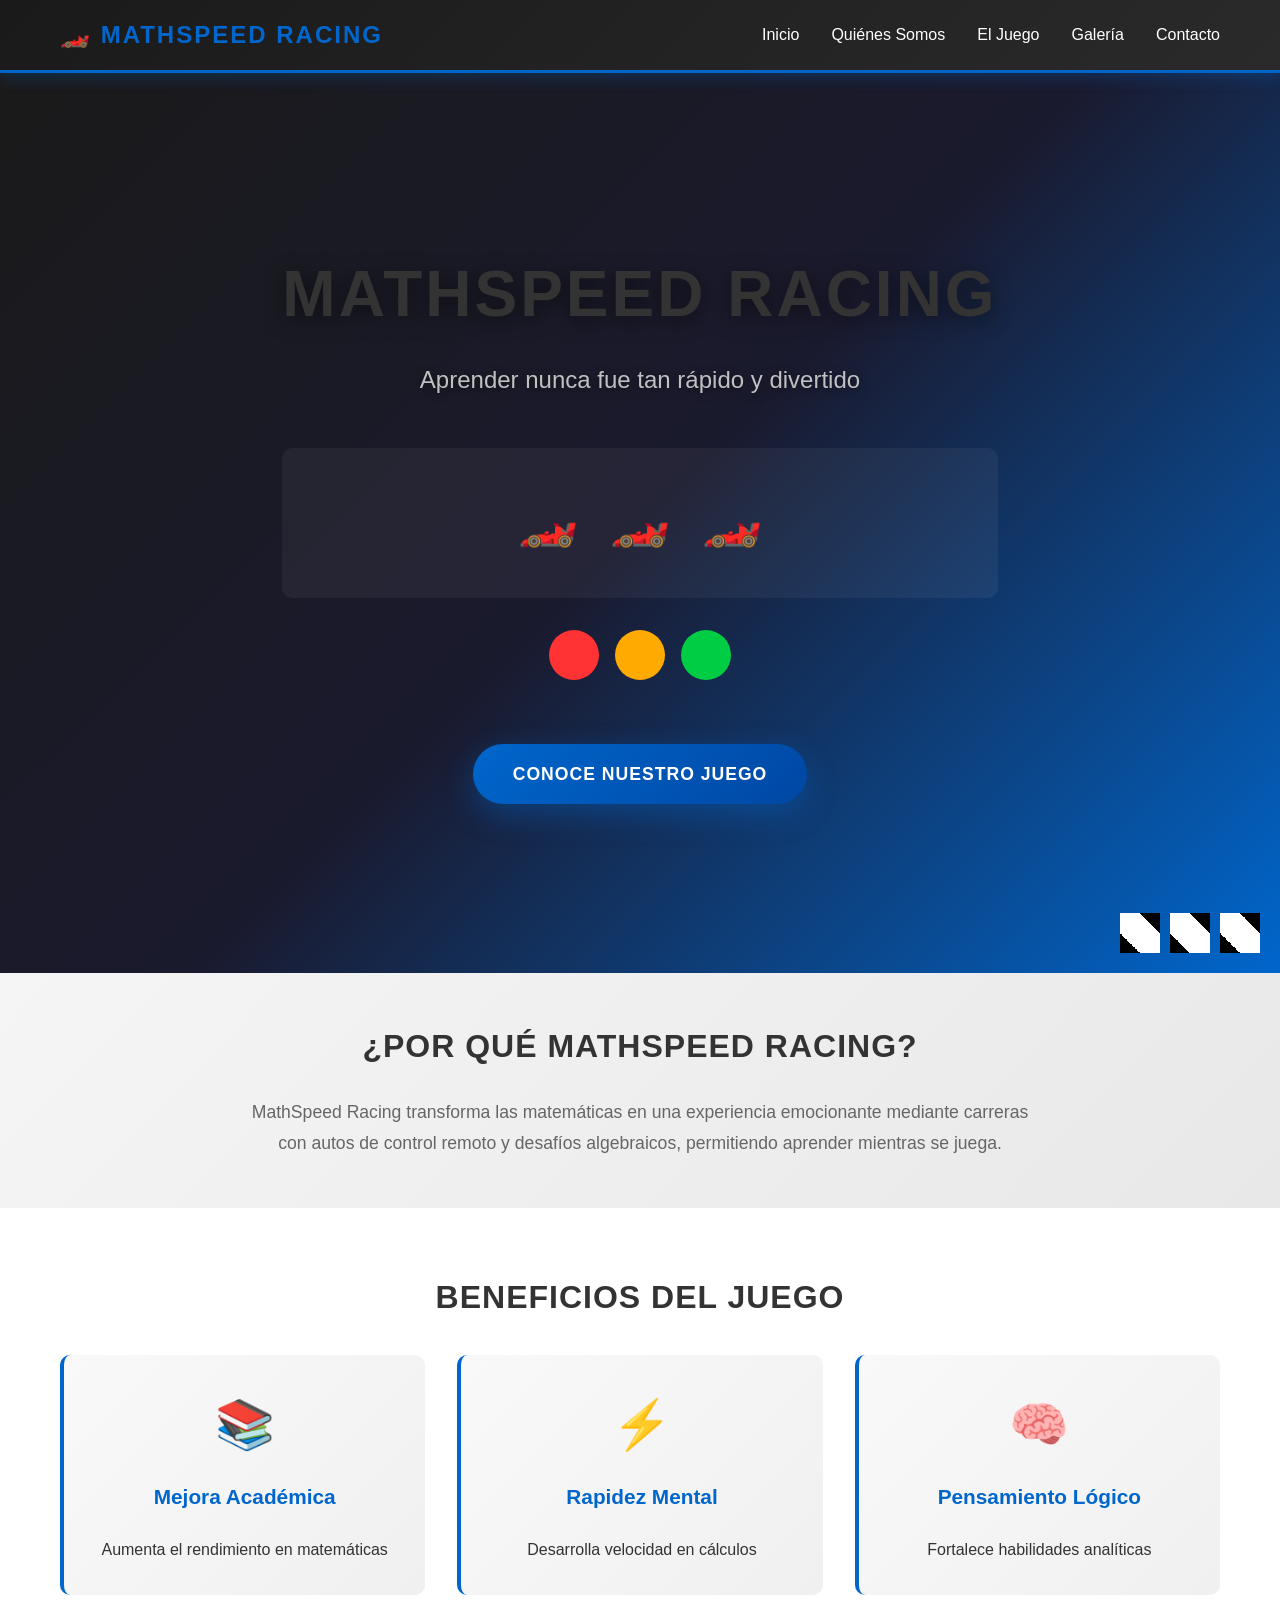
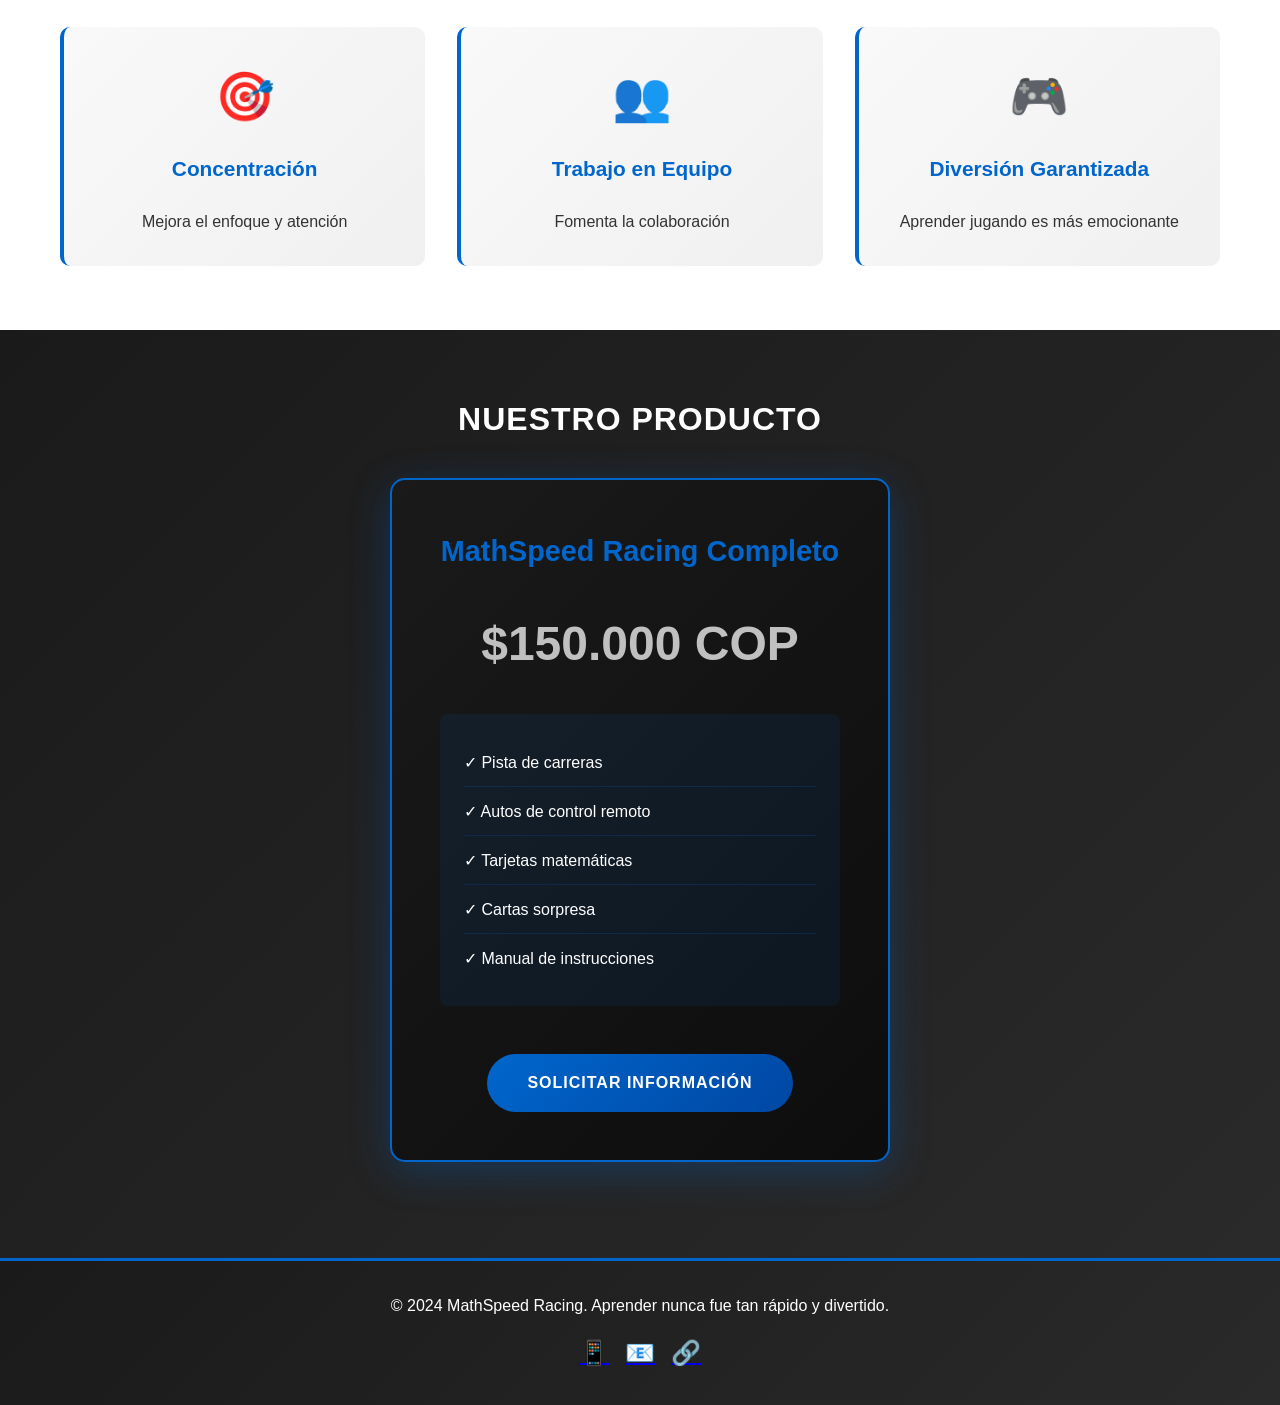
<file: index.html>
<!DOCTYPE html>
<html lang="es">
<head>
    <meta charset="UTF-8">
    <meta name="viewport" content="width=device-width, initial-scale=1.0">
    <title>MathSpeed Racing - Aprender nunca fue tan rápido y divertido</title>
    <link rel="stylesheet" href="styles.css">
</head>
<body>
    <!-- Navegación -->
    <nav class="navbar">
        <div class="container">
            <div class="logo">
                <span class="brand-name">🏎️ MathSpeed Racing</span>
            </div>
            <ul class="nav-links">
                <li><a href="#home">Inicio</a></li>
                <li><a href="about.html">Quiénes Somos</a></li>
                <li><a href="game.html">El Juego</a></li>
                <li><a href="gallery.html">Galería</a></li>
                <li><a href="contact.html">Contacto</a></li>
            </ul>
        </div>
    </nav>

    <!-- Página de Inicio -->
    <section id="home" class="hero">
        <div class="hero-content">
            <h1 class="hero-title">MathSpeed Racing</h1>
            <p class="hero-tagline">Aprender nunca fue tan rápido y divertido</p>
            
            <div class="racing-animation">
                <div class="car car-1">🏎️</div>
                <div class="car car-2">🏎️</div>
                <div class="car car-3">🏎️</div>
            </div>

            <div class="traffic-light">
                <div class="light red"></div>
                <div class="light yellow"></div>
                <div class="light green"></div>
            </div>

            <a href="game.html" class="cta-button">Conoce Nuestro Juego</a>
        </div>

        <div class="checkered-flags">
            <div class="flag"></div>
            <div class="flag"></div>
            <div class="flag"></div>
        </div>
    </section>

    <!-- Propuesta de Valor -->
    <section class="value-proposition">
        <div class="container">
            <h2>¿Por qué MathSpeed Racing?</h2>
            <p>MathSpeed Racing transforma las matemáticas en una experiencia emocionante mediante carreras con autos de control remoto y desafíos algebraicos, permitiendo aprender mientras se juega.</p>
        </div>
    </section>

    <!-- Beneficios -->
    <section class="benefits">
        <div class="container">
            <h2>Beneficios del Juego</h2>
            <div class="benefits-grid">
                <div class="benefit-card">
                    <div class="benefit-icon">📚</div>
                    <h3>Mejora Académica</h3>
                    <p>Aumenta el rendimiento en matemáticas</p>
                </div>
                <div class="benefit-card">
                    <div class="benefit-icon">⚡</div>
                    <h3>Rapidez Mental</h3>
                    <p>Desarrolla velocidad en cálculos</p>
                </div>
                <div class="benefit-card">
                    <div class="benefit-icon">🧠</div>
                    <h3>Pensamiento Lógico</h3>
                    <p>Fortalece habilidades analíticas</p>
                </div>
                <div class="benefit-card">
                    <div class="benefit-icon">🎯</div>
                    <h3>Concentración</h3>
                    <p>Mejora el enfoque y atención</p>
                </div>
                <div class="benefit-card">
                    <div class="benefit-icon">👥</div>
                    <h3>Trabajo en Equipo</h3>
                    <p>Fomenta la colaboración</p>
                </div>
                <div class="benefit-card">
                    <div class="benefit-icon">🎮</div>
                    <h3>Diversión Garantizada</h3>
                    <p>Aprender jugando es más emocionante</p>
                </div>
            </div>
        </div>
    </section>

    <!-- Precio -->
    <section class="pricing">
        <div class="container">
            <h2>Nuestro Producto</h2>
            <div class="price-card">
                <h3>MathSpeed Racing Completo</h3>
                <div class="price">$150.000 COP</div>
                <ul class="includes">
                    <li>✓ Pista de carreras</li>
                    <li>✓ Autos de control remoto</li>
                    <li>✓ Tarjetas matemáticas</li>
                    <li>✓ Cartas sorpresa</li>
                    <li>✓ Manual de instrucciones</li>
                </ul>
                <a href="contact.html" class="order-button">Solicitar Información</a>
            </div>
        </div>
    </section>

    <!-- Footer -->
    <footer class="footer">
        <div class="container">
            <p>&copy; 2024 MathSpeed Racing. Aprender nunca fue tan rápido y divertido.</p>
            <div class="social-links">
                <a href="#" class="social-icon">📱</a>
                <a href="#" class="social-icon">📧</a>
                <a href="#" class="social-icon">🔗</a>
            </div>
        </div>
    </footer>

    <script src="script.js"></script>
</body>
</html>
</file>
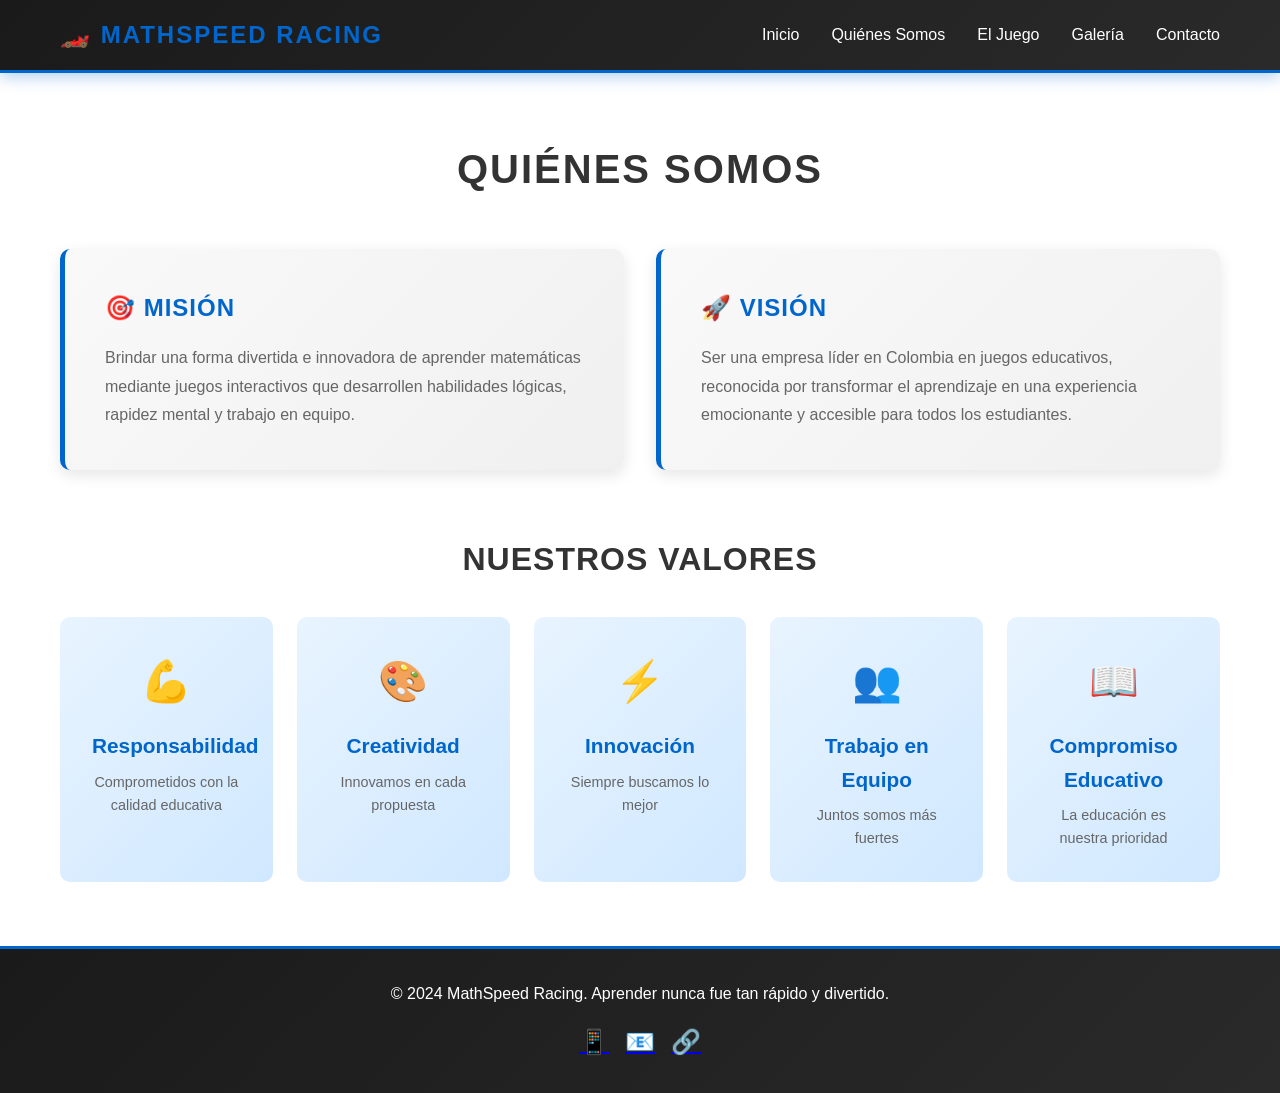
<file: about.html>
<!DOCTYPE html>
<html lang="es">
<head>
    <meta charset="UTF-8">
    <meta name="viewport" content="width=device-width, initial-scale=1.0">
    <title>Quiénes Somos - MathSpeed Racing</title>
    <link rel="stylesheet" href="styles.css">
</head>
<body>
    <!-- Navegación -->
    <nav class="navbar">
        <div class="container">
            <div class="logo">
                <span class="brand-name">🏎️ MathSpeed Racing</span>
            </div>
            <ul class="nav-links">
                <li><a href="index.html">Inicio</a></li>
                <li><a href="#about">Quiénes Somos</a></li>
                <li><a href="game.html">El Juego</a></li>
                <li><a href="gallery.html">Galería</a></li>
                <li><a href="contact.html">Contacto</a></li>
            </ul>
        </div>
    </nav>

    <!-- Quiénes Somos -->
    <section id="about" class="about-section">
        <div class="container">
            <h1>Quiénes Somos</h1>
            
            <div class="about-content">
                <div class="about-card">
                    <h2>🎯 Misión</h2>
                    <p>Brindar una forma divertida e innovadora de aprender matemáticas mediante juegos interactivos que desarrollen habilidades lógicas, rapidez mental y trabajo en equipo.</p>
                </div>

                <div class="about-card">
                    <h2>🚀 Visión</h2>
                    <p>Ser una empresa líder en Colombia en juegos educativos, reconocida por transformar el aprendizaje en una experiencia emocionante y accesible para todos los estudiantes.</p>
                </div>
            </div>

            <div class="values-section">
                <h2>Nuestros Valores</h2>
                <div class="values-grid">
                    <div class="value-item">
                        <div class="value-icon">💪</div>
                        <h3>Responsabilidad</h3>
                        <p>Comprometidos con la calidad educativa</p>
                    </div>
                    <div class="value-item">
                        <div class="value-icon">🎨</div>
                        <h3>Creatividad</h3>
                        <p>Innovamos en cada propuesta</p>
                    </div>
                    <div class="value-item">
                        <div class="value-icon">⚡</div>
                        <h3>Innovación</h3>
                        <p>Siempre buscamos lo mejor</p>
                    </div>
                    <div class="value-item">
                        <div class="value-icon">👥</div>
                        <h3>Trabajo en Equipo</h3>
                        <p>Juntos somos más fuertes</p>
                    </div>
                    <div class="value-item">
                        <div class="value-icon">📖</div>
                        <h3>Compromiso Educativo</h3>
                        <p>La educación es nuestra prioridad</p>
                    </div>
                </div>
            </div>
        </div>
    </section>

    <!-- Footer -->
    <footer class="footer">
        <div class="container">
            <p>&copy; 2024 MathSpeed Racing. Aprender nunca fue tan rápido y divertido.</p>
            <div class="social-links">
                <a href="#" class="social-icon">📱</a>
                <a href="#" class="social-icon">📧</a>
                <a href="#" class="social-icon">🔗</a>
            </div>
        </div>
    </footer>

    <script src="script.js"></script>
</body>
</html>
</file>
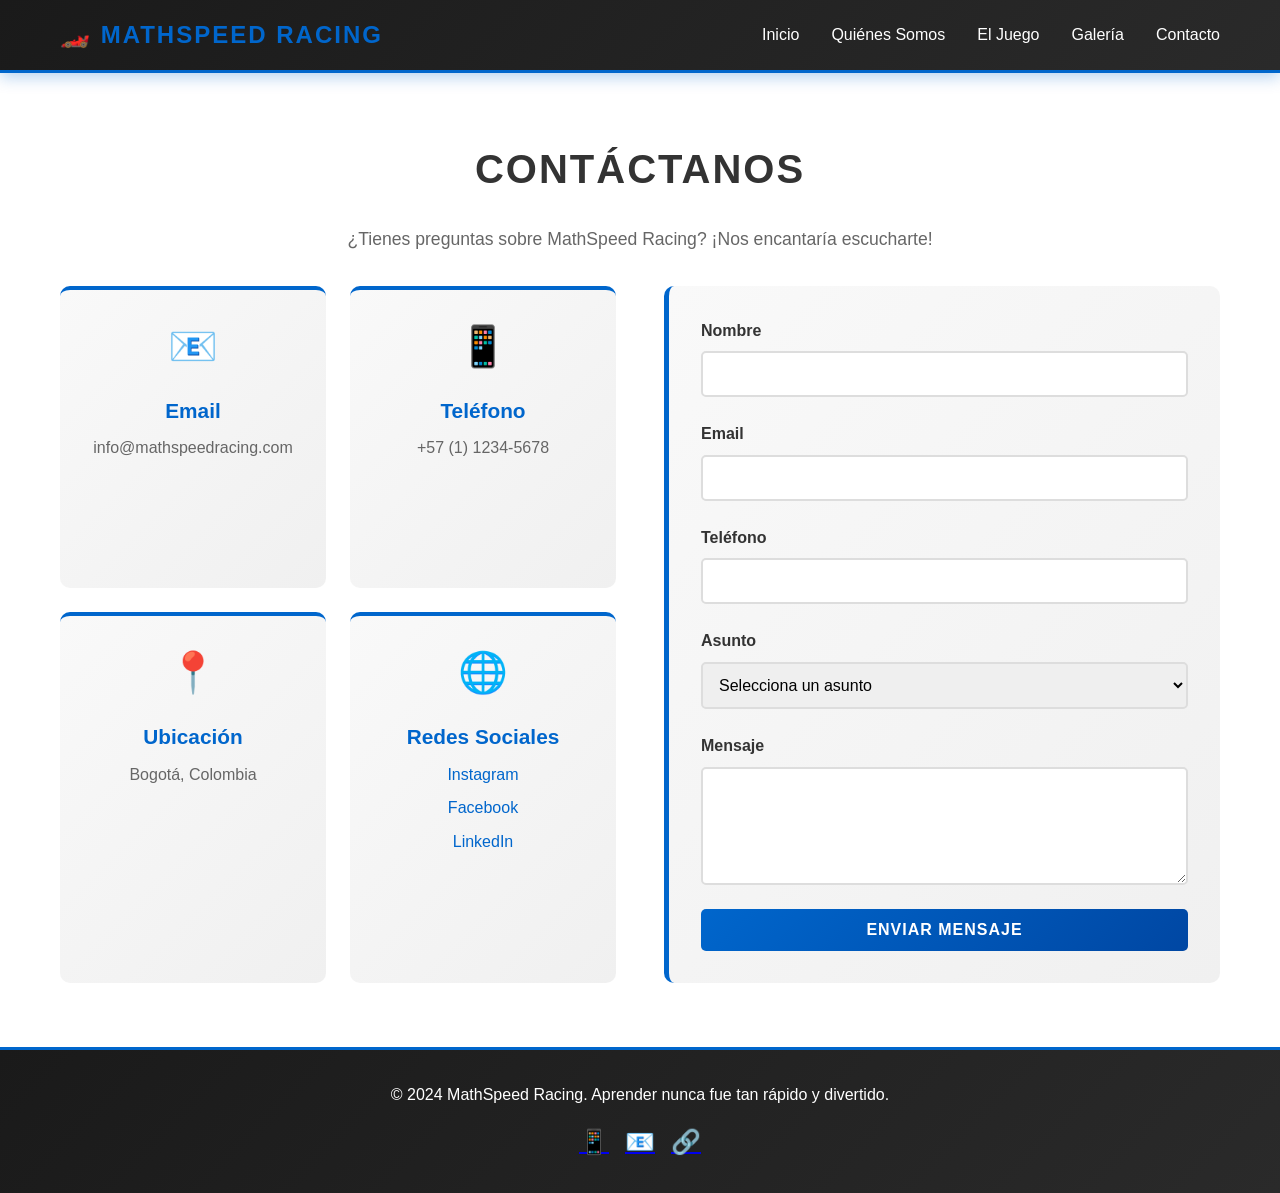
<file: contact.html>
<!DOCTYPE html>
<html lang="es">
<head>
    <meta charset="UTF-8">
    <meta name="viewport" content="width=device-width, initial-scale=1.0">
    <title>Contacto - MathSpeed Racing</title>
    <link rel="stylesheet" href="styles.css">
</head>
<body>
    <!-- Navegación -->
    <nav class="navbar">
        <div class="container">
            <div class="logo">
                <span class="brand-name">🏎️ MathSpeed Racing</span>
            </div>
            <ul class="nav-links">
                <li><a href="index.html">Inicio</a></li>
                <li><a href="about.html">Quiénes Somos</a></li>
                <li><a href="game.html">El Juego</a></li>
                <li><a href="gallery.html">Galería</a></li>
                <li><a href="#contact">Contacto</a></li>
            </ul>
        </div>
    </nav>

    <!-- Contacto -->
    <section id="contact" class="contact-section">
        <div class="container">
            <h1>Contáctanos</h1>
            <p class="contact-subtitle">¿Tienes preguntas sobre MathSpeed Racing? ¡Nos encantaría escucharte!</p>

            <div class="contact-grid">
                <div class="contact-info">
                    <div class="contact-card">
                        <div class="contact-icon">📧</div>
                        <h3>Email</h3>
                        <p>info@mathspeedracing.com</p>
                    </div>

                    <div class="contact-card">
                        <div class="contact-icon">📱</div>
                        <h3>Teléfono</h3>
                        <p>+57 (1) 1234-5678</p>
                    </div>

                    <div class="contact-card">
                        <div class="contact-icon">📍</div>
                        <h3>Ubicación</h3>
                        <p>Bogotá, Colombia</p>
                    </div>

                    <div class="contact-card">
                        <div class="contact-icon">🌐</div>
                        <h3>Redes Sociales</h3>
                        <div class="social-links-contact">
                            <a href="#" class="social-link">Instagram</a>
                            <a href="#" class="social-link">Facebook</a>
                            <a href="#" class="social-link">LinkedIn</a>
                        </div>
                    </div>
                </div>

                <div class="contact-form-container">
                    <form class="contact-form" id="contactForm">
                        <div class="form-group">
                            <label for="name">Nombre</label>
                            <input type="text" id="name" name="name" required>
                        </div>

                        <div class="form-group">
                            <label for="email">Email</label>
                            <input type="email" id="email" name="email" required>
                        </div>

                        <div class="form-group">
                            <label for="phone">Teléfono</label>
                            <input type="tel" id="phone" name="phone">
                        </div>

                        <div class="form-group">
                            <label for="subject">Asunto</label>
                            <select id="subject" name="subject" required>
                                <option value="">Selecciona un asunto</option>
                                <option value="informacion">Solicitar Información</option>
                                <option value="compra">Realizar Compra</option>
                                <option value="evento">Evento Educativo</option>
                                <option value="otro">Otro</option>
                            </select>
                        </div>

                        <div class="form-group">
                            <label for="message">Mensaje</label>
                            <textarea id="message" name="message" rows="5" required></textarea>
                        </div>

                        <button type="submit" class="submit-button">Enviar Mensaje</button>
                    </form>
                    <div id="formMessage" class="form-message"></div>
                </div>
            </div>
        </div>
    </section>

    <!-- Footer -->
    <footer class="footer">
        <div class="container">
            <p>&copy; 2024 MathSpeed Racing. Aprender nunca fue tan rápido y divertido.</p>
            <div class="social-links">
                <a href="#" class="social-icon">📱</a>
                <a href="#" class="social-icon">📧</a>
                <a href="#" class="social-icon">🔗</a>
            </div>
        </div>
    </footer>

    <script src="script.js"></script>
</body>
</html>
</file>
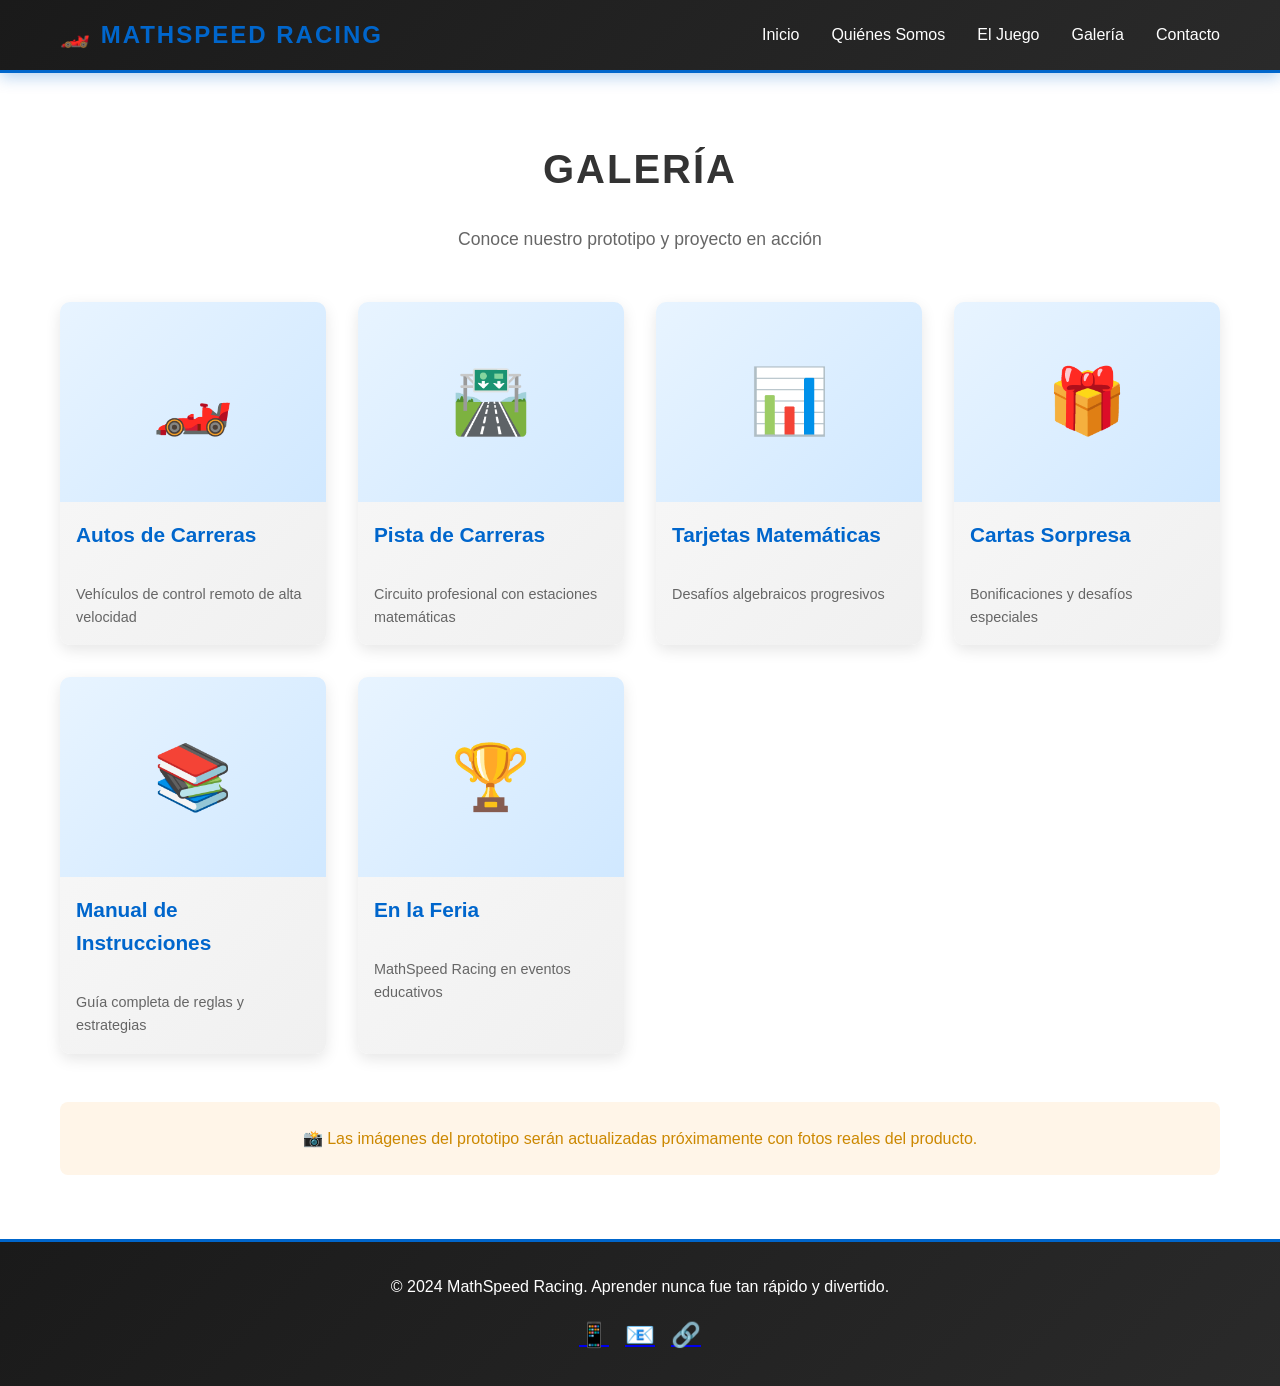
<file: gallery.html>
<!DOCTYPE html>
<html lang="es">
<head>
    <meta charset="UTF-8">
    <meta name="viewport" content="width=device-width, initial-scale=1.0">
    <title>Galería - MathSpeed Racing</title>
    <link rel="stylesheet" href="styles.css">
</head>
<body>
    <!-- Navegación -->
    <nav class="navbar">
        <div class="container">
            <div class="logo">
                <span class="brand-name">🏎️ MathSpeed Racing</span>
            </div>
            <ul class="nav-links">
                <li><a href="index.html">Inicio</a></li>
                <li><a href="about.html">Quiénes Somos</a></li>
                <li><a href="game.html">El Juego</a></li>
                <li><a href="#gallery">Galería</a></li>
                <li><a href="contact.html">Contacto</a></li>
            </ul>
        </div>
    </nav>

    <!-- Galería -->
    <section id="gallery" class="gallery-section">
        <div class="container">
            <h1>Galería</h1>
            <p class="gallery-subtitle">Conoce nuestro prototipo y proyecto en acción</p>

            <div class="gallery-grid">
                <div class="gallery-item">
                    <div class="placeholder-image">🏎️</div>
                    <h3>Autos de Carreras</h3>
                    <p>Vehículos de control remoto de alta velocidad</p>
                </div>

                <div class="gallery-item">
                    <div class="placeholder-image">🛣️</div>
                    <h3>Pista de Carreras</h3>
                    <p>Circuito profesional con estaciones matemáticas</p>
                </div>

                <div class="gallery-item">
                    <div class="placeholder-image">📊</div>
                    <h3>Tarjetas Matemáticas</h3>
                    <p>Desafíos algebraicos progresivos</p>
                </div>

                <div class="gallery-item">
                    <div class="placeholder-image">🎁</div>
                    <h3>Cartas Sorpresa</h3>
                    <p>Bonificaciones y desafíos especiales</p>
                </div>

                <div class="gallery-item">
                    <div class="placeholder-image">📚</div>
                    <h3>Manual de Instrucciones</h3>
                    <p>Guía completa de reglas y estrategias</p>
                </div>

                <div class="gallery-item">
                    <div class="placeholder-image">🏆</div>
                    <h3>En la Feria</h3>
                    <p>MathSpeed Racing en eventos educativos</p>
                </div>
            </div>

            <div class="gallery-note">
                <p>📸 Las imágenes del prototipo serán actualizadas próximamente con fotos reales del producto.</p>
            </div>
        </div>
    </section>

    <!-- Footer -->
    <footer class="footer">
        <div class="container">
            <p>&copy; 2024 MathSpeed Racing. Aprender nunca fue tan rápido y divertido.</p>
            <div class="social-links">
                <a href="#" class="social-icon">📱</a>
                <a href="#" class="social-icon">📧</a>
                <a href="#" class="social-icon">🔗</a>
            </div>
        </div>
    </footer>

    <script src="script.js"></script>
</body>
</html>
</file>
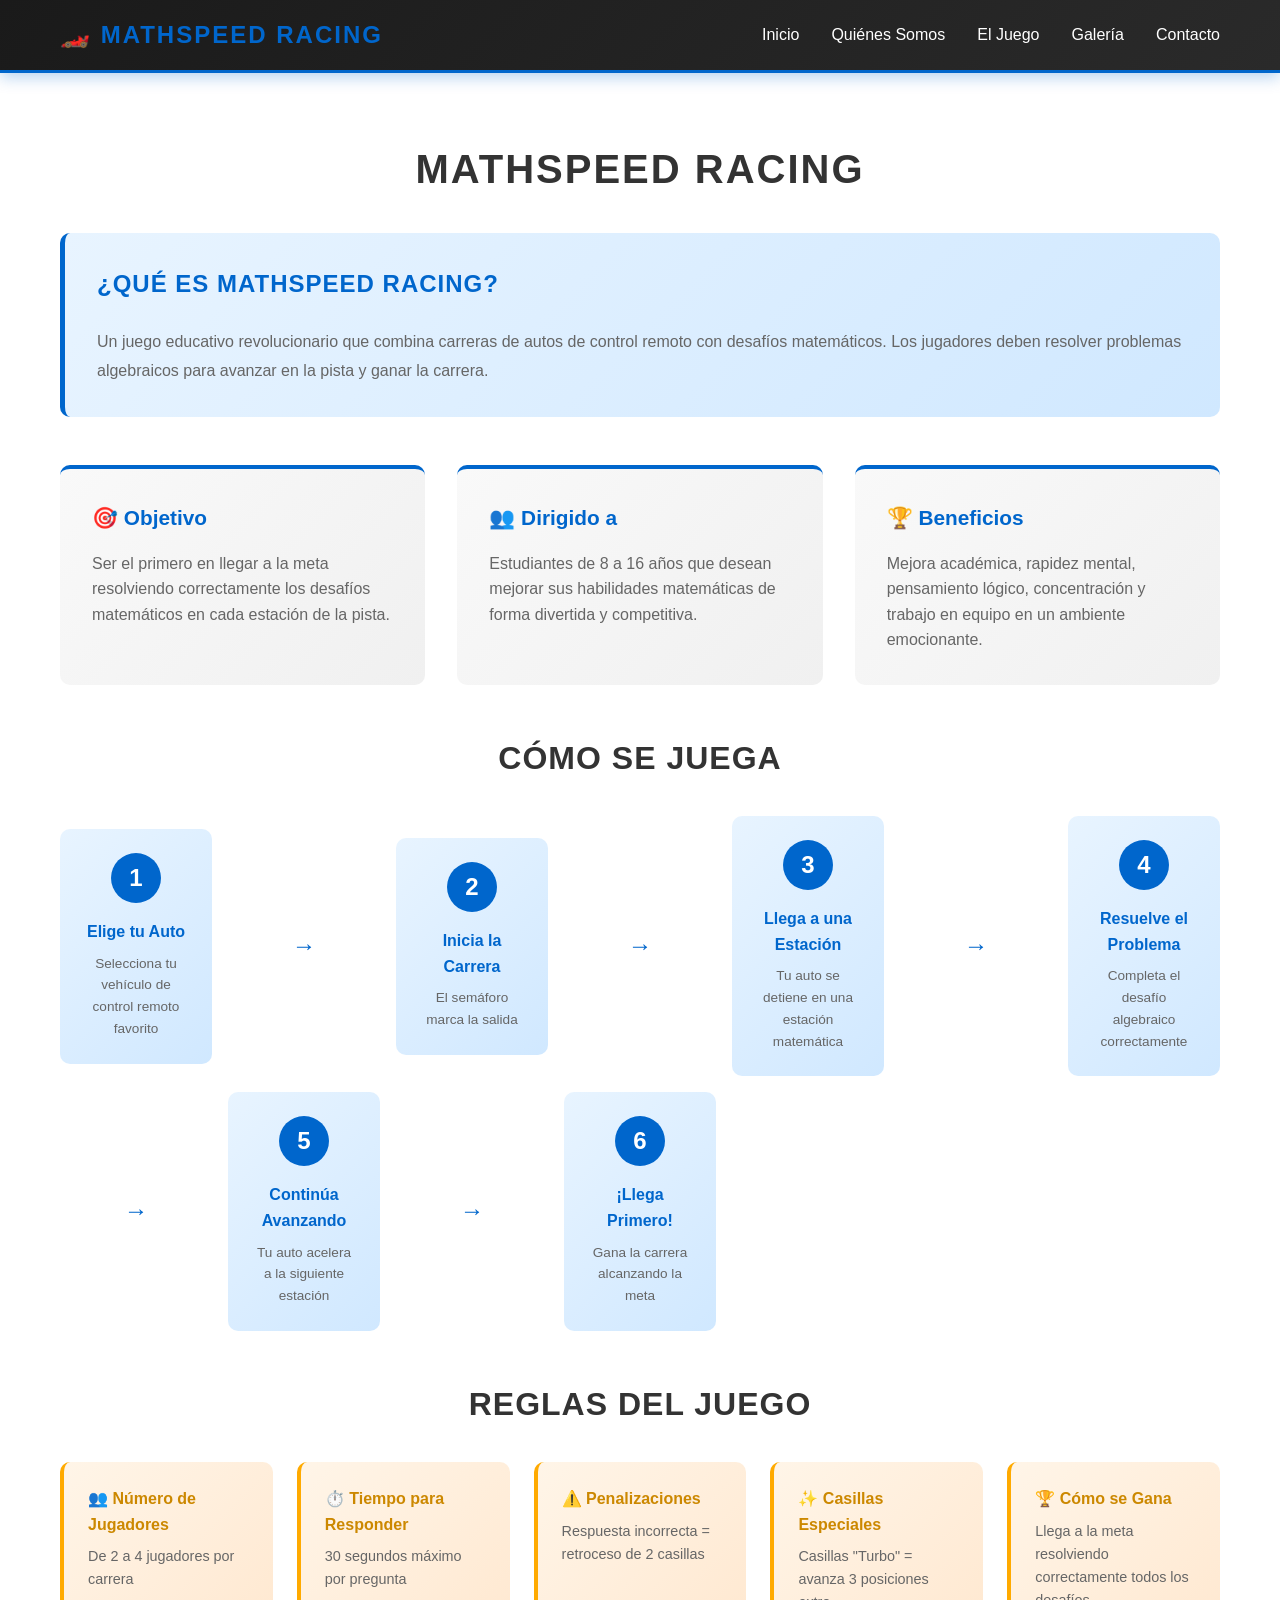
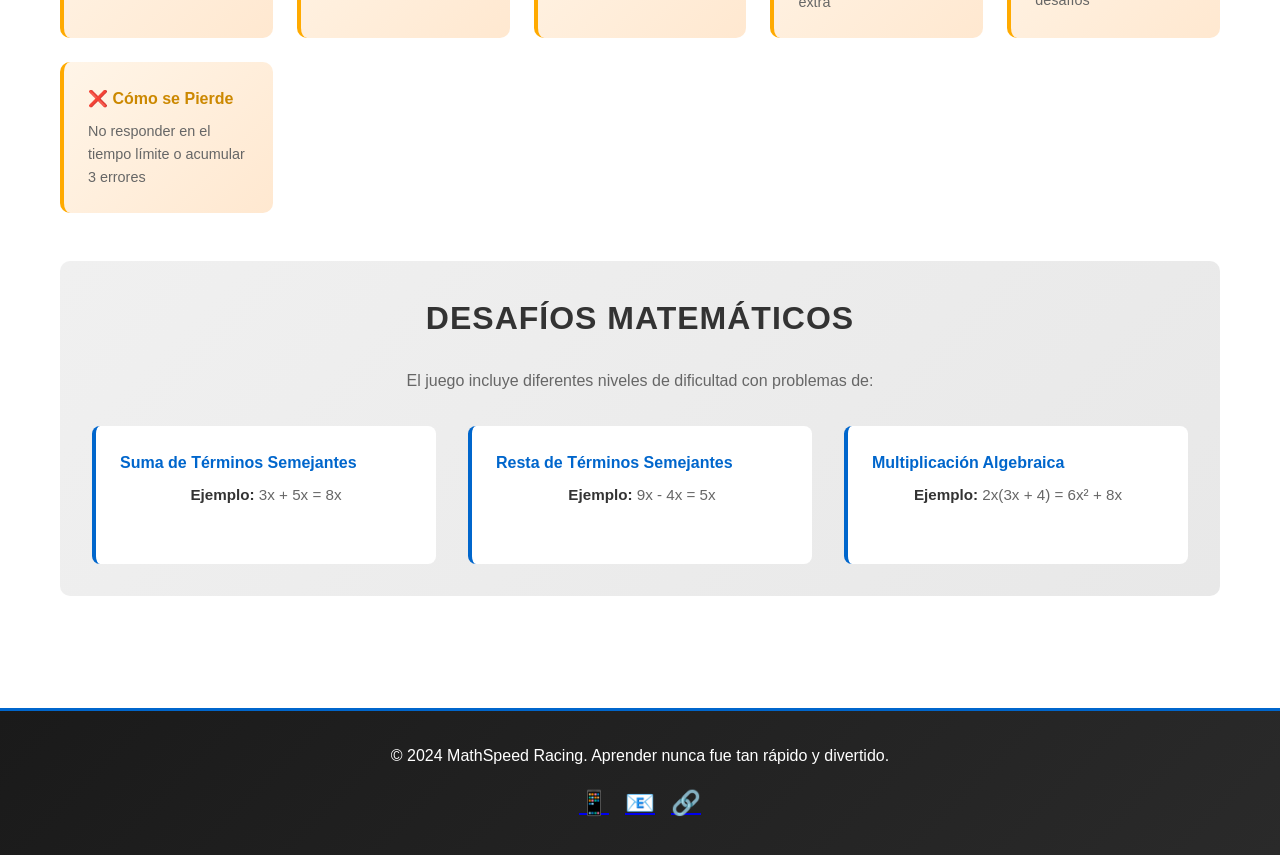
<file: game.html>
<!DOCTYPE html>
<html lang="es">
<head>
    <meta charset="UTF-8">
    <meta name="viewport" content="width=device-width, initial-scale=1.0">
    <title>El Juego - MathSpeed Racing</title>
    <link rel="stylesheet" href="styles.css">
</head>
<body>
    <!-- Navegación -->
    <nav class="navbar">
        <div class="container">
            <div class="logo">
                <span class="brand-name">🏎️ MathSpeed Racing</span>
            </div>
            <ul class="nav-links">
                <li><a href="index.html">Inicio</a></li>
                <li><a href="about.html">Quiénes Somos</a></li>
                <li><a href="#game">El Juego</a></li>
                <li><a href="gallery.html">Galería</a></li>
                <li><a href="contact.html">Contacto</a></li>
            </ul>
        </div>
    </nav>

    <!-- Descripción del Juego -->
    <section id="game" class="game-section">
        <div class="container">
            <h1>MathSpeed Racing</h1>

            <div class="game-intro">
                <h2>¿Qué es MathSpeed Racing?</h2>
                <p>Un juego educativo revolucionario que combina carreras de autos de control remoto con desafíos matemáticos. Los jugadores deben resolver problemas algebraicos para avanzar en la pista y ganar la carrera.</p>
            </div>

            <div class="game-details-grid">
                <div class="game-detail-card">
                    <h3>🎯 Objetivo</h3>
                    <p>Ser el primero en llegar a la meta resolviendo correctamente los desafíos matemáticos en cada estación de la pista.</p>
                </div>
                <div class="game-detail-card">
                    <h3>👥 Dirigido a</h3>
                    <p>Estudiantes de 8 a 16 años que desean mejorar sus habilidades matemáticas de forma divertida y competitiva.</p>
                </div>
                <div class="game-detail-card">
                    <h3>🏆 Beneficios</h3>
                    <p>Mejora académica, rapidez mental, pensamiento lógico, concentración y trabajo en equipo en un ambiente emocionante.</p>
                </div>
            </div>

            <div class="gameplay-section">
                <h2>Cómo Se Juega</h2>
                <div class="steps">
                    <div class="step">
                        <div class="step-number">1</div>
                        <h3>Elige tu Auto</h3>
                        <p>Selecciona tu vehículo de control remoto favorito</p>
                    </div>
                    <div class="step-arrow">→</div>
                    <div class="step">
                        <div class="step-number">2</div>
                        <h3>Inicia la Carrera</h3>
                        <p>El semáforo marca la salida</p>
                    </div>
                    <div class="step-arrow">→</div>
                    <div class="step">
                        <div class="step-number">3</div>
                        <h3>Llega a una Estación</h3>
                        <p>Tu auto se detiene en una estación matemática</p>
                    </div>
                    <div class="step-arrow">→</div>
                    <div class="step">
                        <div class="step-number">4</div>
                        <h3>Resuelve el Problema</h3>
                        <p>Completa el desafío algebraico correctamente</p>
                    </div>
                    <div class="step-arrow">→</div>
                    <div class="step">
                        <div class="step-number">5</div>
                        <h3>Continúa Avanzando</h3>
                        <p>Tu auto acelera a la siguiente estación</p>
                    </div>
                    <div class="step-arrow">→</div>
                    <div class="step">
                        <div class="step-number">6</div>
                        <h3>¡Llega Primero!</h3>
                        <p>Gana la carrera alcanzando la meta</p>
                    </div>
                </div>
            </div>

            <div class="rules-section">
                <h2>Reglas del Juego</h2>
                <div class="rules-grid">
                    <div class="rule-card">
                        <h3>👥 Número de Jugadores</h3>
                        <p>De 2 a 4 jugadores por carrera</p>
                    </div>
                    <div class="rule-card">
                        <h3>⏱️ Tiempo para Responder</h3>
                        <p>30 segundos máximo por pregunta</p>
                    </div>
                    <div class="rule-card">
                        <h3>⚠️ Penalizaciones</h3>
                        <p>Respuesta incorrecta = retroceso de 2 casillas</p>
                    </div>
                    <div class="rule-card">
                        <h3>✨ Casillas Especiales</h3>
                        <p>Casillas "Turbo" = avanza 3 posiciones extra</p>
                    </div>
                    <div class="rule-card">
                        <h3>🏆 Cómo se Gana</h3>
                        <p>Llega a la meta resolviendo correctamente todos los desafíos</p>
                    </div>
                    <div class="rule-card">
                        <h3>❌ Cómo se Pierde</h3>
                        <p>No responder en el tiempo límite o acumular 3 errores</p>
                    </div>
                </div>
            </div>

            <div class="math-component-section">
                <h2>Desafíos Matemáticos</h2>
                <p>El juego incluye diferentes niveles de dificultad con problemas de:</p>
                <div class="math-topics">
                    <div class="math-topic">
                        <h4>Suma de Términos Semejantes</h4>
                        <p><strong>Ejemplo:</strong> 3x + 5x = 8x</p>
                    </div>
                    <div class="math-topic">
                        <h4>Resta de Términos Semejantes</h4>
                        <p><strong>Ejemplo:</strong> 9x - 4x = 5x</p>
                    </div>
                    <div class="math-topic">
                        <h4>Multiplicación Algebraica</h4>
                        <p><strong>Ejemplo:</strong> 2x(3x + 4) = 6x² + 8x</p>
                    </div>
                </div>
            </div>
        </div>
    </section>

    <!-- Footer -->
    <footer class="footer">
        <div class="container">
            <p>&copy; 2024 MathSpeed Racing. Aprender nunca fue tan rápido y divertido.</p>
            <div class="social-links">
                <a href="#" class="social-icon">📱</a>
                <a href="#" class="social-icon">📧</a>
                <a href="#" class="social-icon">🔗</a>
            </div>
        </div>
    </footer>

    <script src="script.js"></script>
</body>
</html>
</file>
<file: styles.css>
/* ========================
   VARIABLES Y ESTILOS BASE
   ======================== */
:root {
    --primary-dark: #1a1a1a;
    --primary-blue: #0066cc;
    --primary-silver: #c0c0c0;
    --accent-white: #ffffff;
    --text-dark: #333333;
    --text-light: #666666;
    --success: #00cc44;
    --warning: #ffaa00;
    --danger: #ff3333;
}

* {
    margin: 0;
    padding: 0;
    box-sizing: border-box;
}

html {
    scroll-behavior: smooth;
}

body {
    font-family: 'Arial', sans-serif;
    background-color: var(--primary-dark);
    color: var(--text-dark);
    line-height: 1.6;
    overflow-x: hidden;
}

.container {
    max-width: 1200px;
    margin: 0 auto;
    padding: 0 20px;
}

/* ========================
   NAVEGACIÓN
   ======================== */
.navbar {
    background: linear-gradient(135deg, var(--primary-dark) 0%, #2a2a2a 100%);
    padding: 1rem 0;
    position: sticky;
    top: 0;
    z-index: 1000;
    border-bottom: 3px solid var(--primary-blue);
    box-shadow: 0 4px 15px rgba(0, 102, 204, 0.3);
}

.navbar .container {
    display: flex;
    justify-content: space-between;
    align-items: center;
}

.logo {
    display: flex;
    align-items: center;
    gap: 10px;
}

.brand-name {
    font-size: 1.5rem;
    font-weight: bold;
    color: var(--primary-blue);
    text-transform: uppercase;
    letter-spacing: 2px;
}

.nav-links {
    display: flex;
    list-style: none;
    gap: 2rem;
}

.nav-links a {
    color: var(--accent-white);
    text-decoration: none;
    font-weight: 500;
    transition: all 0.3s ease;
    position: relative;
}

.nav-links a:hover {
    color: var(--primary-blue);
}

.nav-links a::after {
    content: '';
    position: absolute;
    bottom: -5px;
    left: 0;
    width: 0;
    height: 2px;
    background: var(--primary-blue);
    transition: width 0.3s ease;
}

.nav-links a:hover::after {
    width: 100%;
}

/* ========================
   SECCIÓN HERO
   ======================== */
.hero {
    min-height: 100vh;
    background: linear-gradient(135deg, var(--primary-dark) 0%, #1a1a2e 50%, var(--primary-blue) 100%);
    display: flex;
    align-items: center;
    justify-content: center;
    position: relative;
    overflow: hidden;
    padding: 2rem;
}

.hero-content {
    text-align: center;
    z-index: 10;
    color: var(--accent-white);
}

.hero-title {
    font-size: 4rem;
    font-weight: bold;
    text-transform: uppercase;
    letter-spacing: 3px;
    text-shadow: 0 4px 20px rgba(0, 0, 0, 0.5);
    animation: slideDown 1s ease-out;
    margin-bottom: 1rem;
}

.hero-tagline {
    font-size: 1.5rem;
    color: var(--primary-silver);
    text-shadow: 0 2px 10px rgba(0, 0, 0, 0.5);
    animation: slideUp 1s ease-out;
    margin-bottom: 3rem;
}

@keyframes slideDown {
    from {
        transform: translateY(-50px);
        opacity: 0;
    }
    to {
        transform: translateY(0);
        opacity: 1;
    }
}

@keyframes slideUp {
    from {
        transform: translateY(50px);
        opacity: 0;
    }
    to {
        transform: translateY(0);
        opacity: 1;
    }
}

/* Animación de autos de carreras */
.racing-animation {
    height: 150px;
    margin: 2rem 0;
    position: relative;
    background: rgba(255, 255, 255, 0.05);
    border-radius: 10px;
    display: flex;
    align-items: center;
    justify-content: center;
    gap: 2rem;
}

.car {
    font-size: 3rem;
    animation: racing 3s ease-in-out infinite;
}

.car-1 {
    animation-delay: 0s;
}

.car-2 {
    animation-delay: 0.5s;
}

.car-3 {
    animation-delay: 1s;
}

@keyframes racing {
    0%, 100% {
        transform: translateX(-100px);
    }
    50% {
        transform: translateX(100px);
    }
}

/* Semáforo */
.traffic-light {
    display: flex;
    gap: 1rem;
    justify-content: center;
    margin: 2rem 0;
}

.light {
    width: 50px;
    height: 50px;
    border-radius: 50%;
    animation: trafficLight 3s ease-in-out infinite;
}

.light.red {
    background: #ff3333;
    animation-delay: 0s;
}

.light.yellow {
    background: #ffaa00;
    animation-delay: 1s;
}

.light.green {
    background: #00cc44;
    animation-delay: 2s;
}

@keyframes trafficLight {
    0%, 33% {
        opacity: 0.3;
        box-shadow: 0 0 5px rgba(255, 255, 255, 0.2);
    }
    50% {
        opacity: 1;
        box-shadow: 0 0 20px rgba(0, 200, 255, 0.8);
    }
    66%, 100% {
        opacity: 0.3;
    }
}

/* Banderas a cuadros */
.checkered-flags {
    position: absolute;
    bottom: 20px;
    right: 20px;
    display: flex;
    gap: 10px;
}

.flag {
    width: 40px;
    height: 40px;
    background: linear-gradient(45deg, black 25%, white 25%, white 75%, black 75%);
    animation: waving 0.5s ease-in-out infinite;
}

@keyframes waving {
    0%, 100% {
        transform: skewY(5deg) rotateZ(-5deg);
    }
    50% {
        transform: skewY(-5deg) rotateZ(5deg);
    }
}

/* Botón CTA */
.cta-button {
    display: inline-block;
    padding: 1rem 2.5rem;
    background: linear-gradient(135deg, var(--primary-blue) 0%, #0047a3 100%);
    color: var(--accent-white);
    text-decoration: none;
    font-size: 1.1rem;
    font-weight: bold;
    border-radius: 50px;
    transition: all 0.3s ease;
    text-transform: uppercase;
    letter-spacing: 1px;
    box-shadow: 0 10px 30px rgba(0, 102, 204, 0.4);
    margin-top: 2rem;
}

.cta-button:hover {
    transform: translateY(-5px);
    box-shadow: 0 15px 40px rgba(0, 102, 204, 0.6);
    background: linear-gradient(135deg, #0047a3 0%, var(--primary-blue) 100%);
}

/* ========================
   SECCIONES GENERALES
   ======================== */
section {
    padding: 4rem 0;
}

h1, h2, h3 {
    color: var(--text-dark);
    margin-bottom: 1.5rem;
}

h1 {
    font-size: 2.5rem;
    text-transform: uppercase;
    letter-spacing: 2px;
}

h2 {
    font-size: 2rem;
    text-align: center;
    text-transform: uppercase;
    letter-spacing: 1px;
}

h3 {
    font-size: 1.3rem;
}

/* ========================
   PROPUESTA DE VALOR
   ======================== */
.value-proposition {
    background: linear-gradient(135deg, #f5f5f5 0%, #e8e8e8 100%);
    padding: 3rem 0;
}

.value-proposition .container {
    text-align: center;
}

.value-proposition p {
    font-size: 1.1rem;
    color: var(--text-light);
    max-width: 800px;
    margin: 0 auto;
    line-height: 1.8;
}

/* ========================
   BENEFICIOS
   ======================== */
.benefits {
    background: var(--accent-white);
}

.benefits-grid {
    display: grid;
    grid-template-columns: repeat(auto-fit, minmax(280px, 1fr));
    gap: 2rem;
    margin-top: 2rem;
}

.benefit-card {
    background: linear-gradient(135deg, #f9f9f9 0%, #f0f0f0 100%);
    padding: 2rem;
    border-radius: 10px;
    text-align: center;
    transition: all 0.3s ease;
    border-left: 4px solid var(--primary-blue);
}

.benefit-card:hover {
    transform: translateY(-10px);
    box-shadow: 0 15px 40px rgba(0, 102, 204, 0.2);
}

.benefit-icon {
    font-size: 3rem;
    margin-bottom: 1rem;
}

.benefit-card h3 {
    color: var(--primary-blue);
}

/* ========================
   PRICING
   ======================== */
.pricing {
    background: linear-gradient(135deg, var(--primary-dark) 0%, #2a2a2a 100%);
    color: var(--accent-white);
}

.pricing h2 {
    color: var(--accent-white);
}

.price-card {
    background: linear-gradient(135deg, #1a1a1a 0%, #0d0d0d 100%);
    border: 2px solid var(--primary-blue);
    border-radius: 15px;
    padding: 3rem;
    text-align: center;
    max-width: 500px;
    margin: 2rem auto;
    box-shadow: 0 10px 40px rgba(0, 102, 204, 0.3);
}

.price-card h3 {
    color: var(--primary-blue);
    font-size: 1.8rem;
    margin-bottom: 1rem;
}

.price {
    font-size: 3rem;
    font-weight: bold;
    color: var(--primary-silver);
    margin: 2rem 0;
}

.includes {
    list-style: none;
    text-align: left;
    margin: 2rem 0;
    background: rgba(0, 102, 204, 0.1);
    padding: 1.5rem;
    border-radius: 8px;
}

.includes li {
    padding: 0.7rem 0;
    border-bottom: 1px solid rgba(0, 102, 204, 0.2);
    color: var(--accent-white);
}

.includes li:last-child {
    border-bottom: none;
}

.order-button {
    display: inline-block;
    padding: 1rem 2.5rem;
    background: linear-gradient(135deg, var(--primary-blue) 0%, #0047a3 100%);
    color: var(--accent-white);
    text-decoration: none;
    font-size: 1rem;
    font-weight: bold;
    border-radius: 50px;
    transition: all 0.3s ease;
    text-transform: uppercase;
    letter-spacing: 1px;
    border: none;
    cursor: pointer;
    margin-top: 1rem;
}

.order-button:hover {
    transform: translateY(-3px);
    box-shadow: 0 10px 30px rgba(0, 102, 204, 0.5);
}

/* ========================
   ABOUT SECTION
   ======================== */
.about-section {
    background: var(--accent-white);
}

.about-section h1 {
    text-align: center;
}

.about-content {
    display: grid;
    grid-template-columns: repeat(auto-fit, minmax(300px, 1fr));
    gap: 2rem;
    margin: 3rem 0;
}

.about-card {
    background: linear-gradient(135deg, #f9f9f9 0%, #f0f0f0 100%);
    padding: 2.5rem;
    border-radius: 10px;
    border-left: 5px solid var(--primary-blue);
    box-shadow: 0 5px 15px rgba(0, 0, 0, 0.1);
}

.about-card h2 {
    color: var(--primary-blue);
    text-align: left;
    font-size: 1.5rem;
    margin-bottom: 1rem;
}

.about-card p {
    color: var(--text-light);
    line-height: 1.8;
}

.values-section {
    margin-top: 4rem;
}

.values-grid {
    display: grid;
    grid-template-columns: repeat(auto-fit, minmax(200px, 1fr));
    gap: 1.5rem;
    margin-top: 2rem;
}

.value-item {
    background: linear-gradient(135deg, #e8f4ff 0%, #d0e8ff 100%);
    padding: 2rem;
    border-radius: 10px;
    text-align: center;
    transition: all 0.3s ease;
}

.value-item:hover {
    transform: translateY(-5px);
    box-shadow: 0 10px 30px rgba(0, 102, 204, 0.2);
}

.value-icon {
    font-size: 2.5rem;
    margin-bottom: 1rem;
}

.value-item h3 {
    color: var(--primary-blue);
    margin-bottom: 0.5rem;
}

.value-item p {
    color: var(--text-light);
    font-size: 0.9rem;
}

/* ========================
   GAME SECTION
   ======================== */
.game-section {
    background: var(--accent-white);
}

.game-section h1 {
    text-align: center;
}

.game-intro {
    background: linear-gradient(135deg, #e8f4ff 0%, #d0e8ff 100%);
    padding: 2rem;
    border-radius: 10px;
    margin: 2rem 0;
    border-left: 5px solid var(--primary-blue);
}

.game-intro h2 {
    color: var(--primary-blue);
    text-align: left;
    font-size: 1.5rem;
}

.game-intro p {
    color: var(--text-light);
    line-height: 1.8;
}

.game-details-grid {
    display: grid;
    grid-template-columns: repeat(auto-fit, minmax(250px, 1fr));
    gap: 2rem;
    margin: 3rem 0;
}

.game-detail-card {
    background: linear-gradient(135deg, #f9f9f9 0%, #f0f0f0 100%);
    padding: 2rem;
    border-radius: 10px;
    border-top: 4px solid var(--primary-blue);
    transition: all 0.3s ease;
}

.game-detail-card:hover {
    transform: translateY(-5px);
    box-shadow: 0 10px 30px rgba(0, 102, 204, 0.15);
}

.game-detail-card h3 {
    color: var(--primary-blue);
    margin-bottom: 1rem;
}

.game-detail-card p {
    color: var(--text-light);
}

/* Sección de Pasos */
.gameplay-section {
    margin: 3rem 0;
}

.steps {
    display: grid;
    grid-template-columns: repeat(auto-fit, minmax(150px, 1fr));
    gap: 1rem;
    margin: 2rem 0;
    align-items: center;
}

.step {
    background: linear-gradient(135deg, #e8f4ff 0%, #d0e8ff 100%);
    padding: 1.5rem;
    border-radius: 10px;
    text-align: center;
    transition: all 0.3s ease;
}

.step:hover {
    transform: scale(1.05);
    box-shadow: 0 5px 20px rgba(0, 102, 204, 0.2);
}

.step-number {
    background: var(--primary-blue);
    color: var(--accent-white);
    width: 50px;
    height: 50px;
    border-radius: 50%;
    display: flex;
    align-items: center;
    justify-content: center;
    font-size: 1.5rem;
    font-weight: bold;
    margin: 0 auto 1rem;
}

.step h3 {
    color: var(--primary-blue);
    font-size: 1rem;
    margin-bottom: 0.5rem;
}

.step p {
    color: var(--text-light);
    font-size: 0.85rem;
}

.step-arrow {
    display: flex;
    align-items: center;
    justify-content: center;
    font-size: 1.5rem;
    color: var(--primary-blue);
}

/* Sección de Reglas */
.rules-section {
    margin: 3rem 0;
}

.rules-grid {
    display: grid;
    grid-template-columns: repeat(auto-fit, minmax(200px, 1fr));
    gap: 1.5rem;
    margin-top: 2rem;
}

.rule-card {
    background: linear-gradient(135deg, #fff5e8 0%, #ffe8d0 100%);
    padding: 1.5rem;
    border-radius: 10px;
    border-left: 4px solid var(--warning);
    transition: all 0.3s ease;
}

.rule-card:hover {
    transform: translateY(-5px);
    box-shadow: 0 8px 25px rgba(255, 170, 0, 0.15);
}

.rule-card h3 {
    color: #cc8800;
    font-size: 1rem;
    margin-bottom: 0.5rem;
}

.rule-card p {
    color: var(--text-light);
    font-size: 0.9rem;
}

/* Componente Matemático */
.math-component-section {
    background: linear-gradient(135deg, #f0f0f0 0%, #e8e8e8 100%);
    padding: 2rem;
    border-radius: 10px;
    margin: 3rem 0;
}

.math-component-section p {
    text-align: center;
    color: var(--text-light);
    margin-bottom: 2rem;
}

.math-topics {
    display: grid;
    grid-template-columns: repeat(auto-fit, minmax(250px, 1fr));
    gap: 2rem;
}

.math-topic {
    background: var(--accent-white);
    padding: 1.5rem;
    border-radius: 8px;
    border-left: 4px solid var(--primary-blue);
}

.math-topic h4 {
    color: var(--primary-blue);
    margin-bottom: 0.5rem;
}

.math-topic p {
    color: var(--text-light);
    font-size: 0.95rem;
}

.math-topic strong {
    color: var(--text-dark);
}

/* ========================
   GALERÍA
   ======================== */
.gallery-section {
    background: var(--accent-white);
}

.gallery-section h1 {
    text-align: center;
}

.gallery-subtitle {
    text-align: center;
    color: var(--text-light);
    font-size: 1.1rem;
    margin-bottom: 2rem;
}

.gallery-grid {
    display: grid;
    grid-template-columns: repeat(auto-fit, minmax(250px, 1fr));
    gap: 2rem;
    margin: 3rem 0;
}

.gallery-item {
    background: linear-gradient(135deg, #f9f9f9 0%, #f0f0f0 100%);
    border-radius: 10px;
    overflow: hidden;
    transition: all 0.3s ease;
    box-shadow: 0 5px 15px rgba(0, 0, 0, 0.1);
}

.gallery-item:hover {
    transform: translateY(-10px);
    box-shadow: 0 15px 40px rgba(0, 102, 204, 0.2);
}

.placeholder-image {
    height: 200px;
    background: linear-gradient(135deg, #e8f4ff 0%, #d0e8ff 100%);
    display: flex;
    align-items: center;
    justify-content: center;
    font-size: 4rem;
}

.gallery-item h3 {
    padding: 1rem 1rem 0.5rem;
    color: var(--primary-blue);
}

.gallery-item p {
    padding: 0 1rem 1rem;
    color: var(--text-light);
    font-size: 0.9rem;
}

.gallery-note {
    background: #fff5e8;
    padding: 1.5rem;
    border-radius: 8px;
    text-align: center;
    color: #cc8800;
    margin-top: 2rem;
}

/* ========================
   CONTACTO
   ======================== */
.contact-section {
    background: var(--accent-white);
}

.contact-section h1 {
    text-align: center;
}

.contact-subtitle {
    text-align: center;
    color: var(--text-light);
    font-size: 1.1rem;
    margin-bottom: 2rem;
}

.contact-grid {
    display: grid;
    grid-template-columns: 1fr 1fr;
    gap: 3rem;
    margin-top: 2rem;
}

.contact-info {
    display: grid;
    grid-template-columns: 1fr 1fr;
    gap: 1.5rem;
}

.contact-card {
    background: linear-gradient(135deg, #f9f9f9 0%, #f0f0f0 100%);
    padding: 1.5rem;
    border-radius: 10px;
    text-align: center;
    border-top: 4px solid var(--primary-blue);
    transition: all 0.3s ease;
}

.contact-card:hover {
    transform: translateY(-5px);
    box-shadow: 0 10px 30px rgba(0, 102, 204, 0.15);
}

.contact-icon {
    font-size: 2.5rem;
    margin-bottom: 1rem;
}

.contact-card h3 {
    color: var(--primary-blue);
    margin-bottom: 0.5rem;
}

.contact-card p {
    color: var(--text-light);
}

.social-links-contact {
    display: flex;
    flex-direction: column;
    gap: 0.5rem;
}

.social-link {
    color: var(--primary-blue);
    text-decoration: none;
    transition: all 0.3s ease;
}

.social-link:hover {
    color: #0047a3;
    text-decoration: underline;
}

/* Formulario de Contacto */
.contact-form-container {
    background: linear-gradient(135deg, #f9f9f9 0%, #f0f0f0 100%);
    padding: 2rem;
    border-radius: 10px;
    border-left: 5px solid var(--primary-blue);
}

.contact-form {
    display: flex;
    flex-direction: column;
    gap: 1.5rem;
}

.form-group {
    display: flex;
    flex-direction: column;
}

.form-group label {
    color: var(--text-dark);
    font-weight: 600;
    margin-bottom: 0.5rem;
}

.form-group input,
.form-group select,
.form-group textarea {
    padding: 0.75rem;
    border: 2px solid #ddd;
    border-radius: 5px;
    font-size: 1rem;
    font-family: inherit;
    transition: all 0.3s ease;
}

.form-group input:focus,
.form-group select:focus,
.form-group textarea:focus {
    outline: none;
    border-color: var(--primary-blue);
    box-shadow: 0 0 10px rgba(0, 102, 204, 0.3);
}

.submit-button {
    padding: 0.75rem 2rem;
    background: linear-gradient(135deg, var(--primary-blue) 0%, #0047a3 100%);
    color: var(--accent-white);
    border: none;
    border-radius: 5px;
    font-size: 1rem;
    font-weight: bold;
    cursor: pointer;
    transition: all 0.3s ease;
    text-transform: uppercase;
    letter-spacing: 1px;
}

.submit-button:hover {
    transform: translateY(-3px);
    box-shadow: 0 8px 20px rgba(0, 102, 204, 0.4);
}

.form-message {
    text-align: center;
    padding: 1rem;
    border-radius: 5px;
    display: none;
}

.form-message.success {
    background: #d4edda;
    color: #155724;
    border: 1px solid #c3e6cb;
    display: block;
}

.form-message.error {
    background: #f8d7da;
    color: #721c24;
    border: 1px solid #f5c6cb;
    display: block;
}

/* ========================
   FOOTER
   ======================== */
.footer {
    background: linear-gradient(135deg, var(--primary-dark) 0%, #2a2a2a 100%);
    color: var(--accent-white);
    padding: 2rem 0;
    text-align: center;
    border-top: 3px solid var(--primary-blue);
}

.footer p {
    margin-bottom: 1rem;
}

.social-links {
    display: flex;
    justify-content: center;
    gap: 1rem;
}

.social-icon {
    font-size: 1.5rem;
    transition: all 0.3s ease;
    display: inline-block;
}

.social-icon:hover {
    transform: scale(1.2);
}

/* ========================
   RESPONSIVE DESIGN
   ======================== */
@media (max-width: 768px) {
    .hero-title {
        font-size: 2.5rem;
    }

    .hero-tagline {
        font-size: 1.2rem;
    }

    .nav-links {
        gap: 1rem;
        font-size: 0.9rem;
    }

    .contact-grid {
        grid-template-columns: 1fr;
    }

    .contact-info {
        grid-template-columns: 1fr;
    }

    .steps {
        grid-template-columns: 1fr;
    }

    .step-arrow {
        transform: rotate(90deg);
    }

    .gallery-grid {
        grid-template-columns: 1fr;
    }

    h1 {
        font-size: 2rem;
    }

    h2 {
        font-size: 1.5rem;
    }
}

@media (max-width: 480px) {
    .hero-title {
        font-size: 2rem;
    }

    .nav-links {
        flex-direction: column;
        gap: 0.5rem;
    }

    .navbar .container {
        flex-direction: column;
        gap: 1rem;
    }

    .benefits-grid {
        grid-template-columns: 1fr;
    }

    .rules-grid {
        grid-template-columns: 1fr;
    }

    .values-grid {
        grid-template-columns: 1fr;
    }
}
</file>
